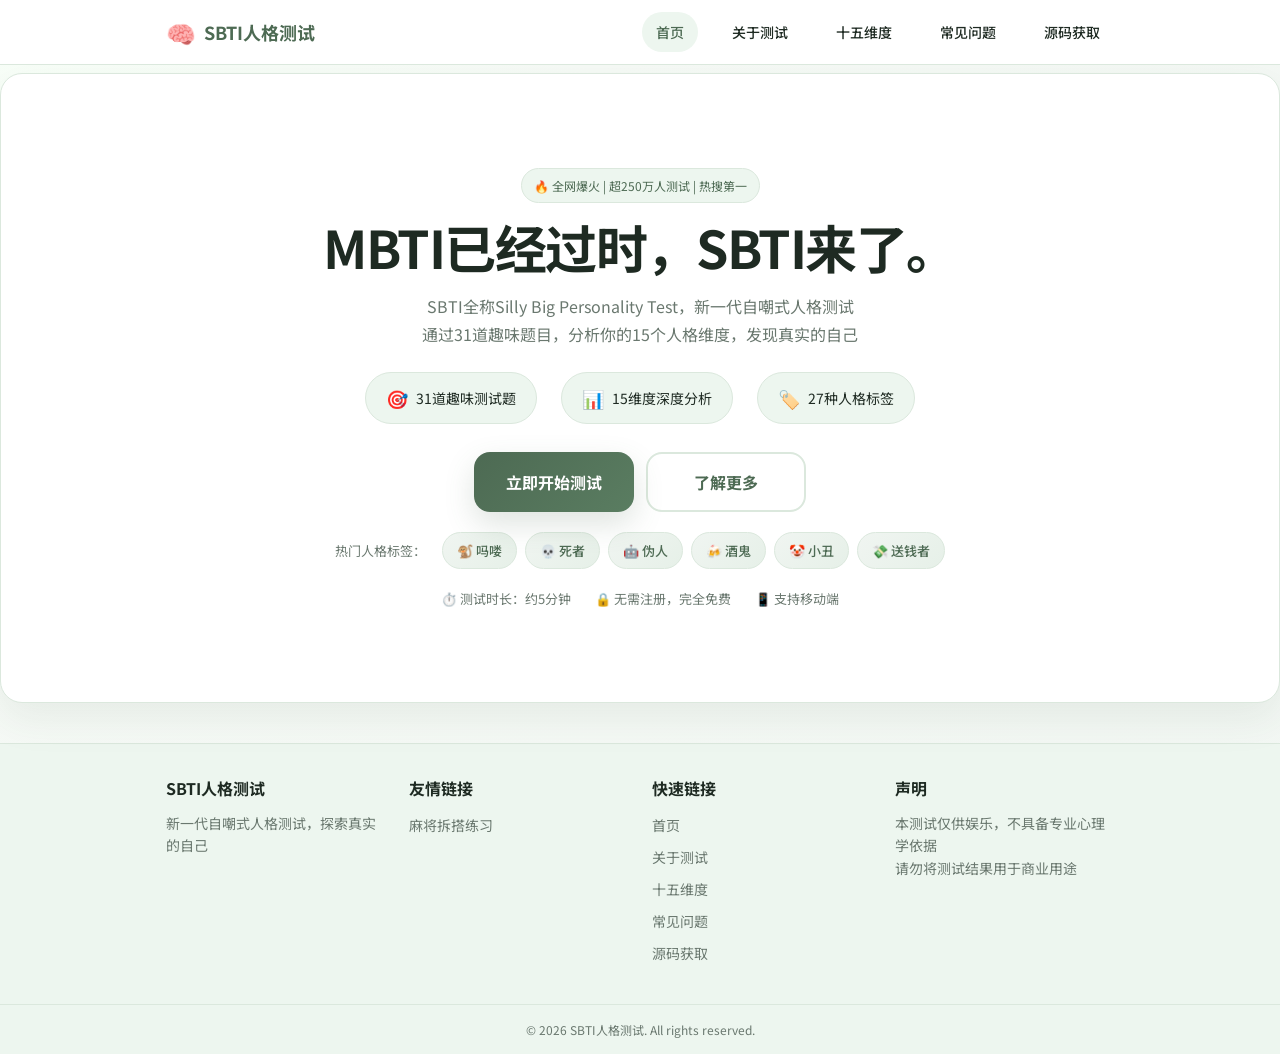
<file: index.html>
<!DOCTYPE html>
<html lang="zh-CN">
<head>
  <meta charset="UTF-8" />
  <meta name="viewport" content="width=device-width, initial-scale=1.0" />
  <meta name="description" content="SBTI人格测试 - Silly Big Personality Test，新一代自嘲式人格测试。通过31道趣味题目分析15个人格维度，获取专属人格标签如吗喽、死者、伪人、酒鬼等。火爆全网的娱乐测试，快来探索真实的自己！" />
  <meta name="keywords" content="SBTI,人格测试,MBTI,性格测试,心理测试,人格分析,Silly Big Personality Test,自嘲人格,吗喽,死者,伪人,酒鬼,小丑,送钱者" />
  <meta name="author" content="SBTI人格测试" />
  <meta name="robots" content="index, follow" />
  <meta name="theme-color" content="#4d6a53" />
  <meta name="google-site-verification" content="" />
  <meta name="content-language" content="zh-CN" />
  <meta name="rating" content="General" />
  <meta name="subject" content="人格测试,娱乐测试" />
  
  <meta property="og:title" content="SBTI人格测试 | Silly Big Personality Test | 新一代MBTI测试" />
  <meta property="og:description" content="SBTI全称Silly Big Personality Test，通过31道题目分析15个人格维度，获取专属自嘲式人格标签" />
  <meta property="og:type" content="website" />
  <meta property="og:image" content="https://example.com/sbti-og-image.jpg" />
  <meta property="og:url" content="https://sbti.crazy-thursday.com" />
  <meta property="og:site_name" content="SBTI人格测试" />
  <meta property="og:locale" content="zh_CN" />
  <meta property="og:updated_time" content="2026-04-11T00:00:00Z" />
  
  <meta name="twitter:card" content="summary_large_image" />
  <meta name="twitter:title" content="SBTI人格测试 - 新一代自嘲式人格测试" />
  <meta name="twitter:description" content="火爆全网的SBTI人格测试，31道题测出你的专属人格标签" />
  <meta name="twitter:image" content="https://example.com/sbti-og-image.jpg" />
  <meta name="twitter:creator" content="@SBTITest" />
  
  <link rel="canonical" href="https://sbti.crazy-thursday.com" />
  <link rel="alternate" href="https://sbti.crazy-thursday.com" hreflang="zh-CN" />
  <link rel="alternate" href="https://sbti.crazy-thursday.com/en" hreflang="en" />
  <link rel="alternate" href="https://sbti.crazy-thursday.com" hreflang="x-default" />
  
  <title>SBTI人格测试 | Silly Big Personality Test | 新一代MBTI测试</title>
  <link rel="stylesheet" href="style.css">
  
  <script type="application/ld+json">
  {
    "@context": "https://schema.org",
    "@type": "WebApplication",
    "name": "SBTI人格测试",
    "description": "SBTI全称Silly Big Personality Test，新一代娱乐性质人格测试，通过31道题目分析15个人格维度，获取专属自嘲式人格标签如吗喽、死者、伪人等",
    "url": "https://sbti.crazy-thursday.com",
    "applicationCategory": "PersonalityTest",
    "operatingSystem": "Web",
    "offers": {
      "@type": "Offer",
      "price": "0",
      "priceCurrency": "CNY"
    },
    "keywords": ["SBTI", "人格测试", "MBTI", "性格测试", "心理测试", "自嘲", "娱乐测试", "吗喽", "死者", "伪人"],
    "aggregateRating": {
      "@type": "AggregateRating",
      "ratingValue": "4.5",
      "reviewCount": "10000+"
    },
    "author": {
      "@type": "Person",
      "name": "SBTI开发团队"
    },
    "copyrightHolder": {
      "@type": "Organization",
      "name": "SBTI人格测试"
    }
  }
  </script>

  <!-- 百度统计 -->
  <script>
    var _hmt = _hmt || [];
    (function() {
      var hm = document.createElement("script");
      hm.src = "https://hm.baidu.com/hm.js?a6240de70868da8531e6147b6ffc5b22";
      var s = document.getElementsByTagName("script")[0];
      s.parentNode.insertBefore(hm, s);
    })();
  </script>
</head>
<body>
  <header class="header">
    <div class="header-content">
      <div class="logo" id="logo">
        <span class="logo-icon">🧠</span>
        <span class="logo-text">SBTI人格测试</span>
      </div>
      <nav class="nav nav-home">
        <a href="#intro" class="nav-link active">首页</a>
        <a href="#about" class="nav-link">关于测试</a>
        <a href="#dimensions" class="nav-link">十五维度</a>
        <a href="#faq" class="nav-link">常见问题</a>
        <a href="source.html" class="nav-link">源码获取</a>
      </nav>
    </div>
  </header>

  <main>
    <section id="intro" class="screen active">
      <div class="hero card hero-minimal">
        <div class="eyebrow">🔥 全网爆火 | 超250万人测试 | 热搜第一</div>
        <h1>MBTI已经过时，SBTI来了。</h1>
        <p class="hero-sub">
          <span class="hero-sub-line">SBTI全称Silly Big Personality Test，新一代自嘲式人格测试</span>
          <span class="hero-sub-line">通过31道趣味题目，分析你的15个人格维度，发现真实的自己</span>
        </p>
        
        <div class="features">
          <div class="feature-item">
            <span class="feature-icon">🎯</span>
            <span>31道趣味测试题</span>
          </div>
          <div class="feature-item">
            <span class="feature-icon">📊</span>
            <span>15维度深度分析</span>
          </div>
          <div class="feature-item">
            <span class="feature-icon">🏷️</span>
            <span>27种人格标签</span>
          </div>
        </div>
        
        <div class="hero-actions hero-actions-single">
          <button id="startBtn" class="btn-primary">立即开始测试</button>
          <a href="#about" class="btn-secondary">了解更多</a>
        </div>
        
        <div class="popular-tags">
          <span class="tags-title">热门人格标签：</span>
          <div class="tags-list">
            <span class="tag">🐒 吗喽</span>
            <span class="tag">💀 死者</span>
            <span class="tag">🤖 伪人</span>
            <span class="tag">🍻 酒鬼</span>
            <span class="tag">🤡 小丑</span>
            <span class="tag">💸 送钱者</span>
          </div>
        </div>
        
        <div class="test-info">
          <p>⏱️ 测试时长：约5分钟</p>
          <p>🔒 无需注册，完全免费</p>
          <p>📱 支持移动端</p>
        </div>
      </div>
    </section>

    <section id="about" class="screen section">
      <div class="card about-card">
        <h2>什么是SBTI测试？</h2>
        <p>SBTI（Silly Big Personality Test）是一款全新的娱乐性质人格测试，以自嘲和幽默的方式解读你的性格特征。不同于传统的MBTI测试，SBTI更关注当下年轻人的生活状态和情绪表达。</p>
        
        <h3>测试特点</h3>
        <div class="about-features">
          <div class="about-feature">
            <h4>🎭 自嘲式标签</h4>
            <p>打破传统人格测试的刻板印象，用幽默的方式描述你的真实状态</p>
          </div>
          <div class="about-feature">
            <h4>📈 十五维度分析</h4>
            <p>从自尊自信、自我清晰度、依恋安全感等15个维度深入分析</p>
          </div>
          <div class="about-feature">
            <h4>💬 社交分享</h4>
            <p>测试结果适合分享到朋友圈，成为社交谈资</p>
          </div>
        </div>
        
        <h3>测试开发背景</h3>
        <p>SBTI最初是为了劝诫一位爱喝酒的朋友戒酒而开发的，后来意外爆火全网。测试以娱乐为主，不具备专业心理学依据，请以轻松心态对待。</p>
      </div>
    </section>

    <section id="dimensions" class="screen section">
      <div class="card dimensions-card">
        <h2>十五维度详解</h2>
        <p>测试从15个维度评估你的人格特征，每个维度分为低、中、高三个等级：</p>
        
        <div class="dimensions-grid">
          <div class="dimension-item">
            <h4>自我模型</h4>
            <ul>
              <li><strong>S1 自尊自信</strong> - 对自己的评价</li>
              <li><strong>S2 自我清晰度</strong> - 自我认知程度</li>
              <li><strong>S3 核心价值</strong> - 人生追求方向</li>
            </ul>
          </div>
          <div class="dimension-item">
            <h4>情感模型</h4>
            <ul>
              <li><strong>E1 依恋安全感</strong> - 亲密关系中的安全感</li>
              <li><strong>E2 情感投入度</strong> - 情感表达能力</li>
              <li><strong>E3 边界与依赖</strong> - 个人空间需求</li>
            </ul>
          </div>
          <div class="dimension-item">
            <h4>态度模型</h4>
            <ul>
              <li><strong>A1 世界观倾向</strong> - 对世界的看法</li>
              <li><strong>A2 规则与灵活度</strong> - 处事原则</li>
              <li><strong>A3 人生意义感</strong> - 人生目标感</li>
            </ul>
          </div>
          <div class="dimension-item">
            <h4>行动驱力模型</h4>
            <ul>
              <li><strong>Ac1 动机导向</strong> - 行动动机来源</li>
              <li><strong>Ac2 决策风格</strong> - 决策方式</li>
              <li><strong>Ac3 执行模式</strong> - 执行力水平</li>
            </ul>
          </div>
          <div class="dimension-item">
            <h4>社交模型</h4>
            <ul>
              <li><strong>So1 社交主动性</strong> - 社交参与度</li>
              <li><strong>So2 人际边界感</strong> - 社交距离需求</li>
              <li><strong>So3 表达与真实度</strong> - 自我表达真实性</li>
            </ul>
          </div>
        </div>
      </div>
    </section>

    <section id="faq" class="screen section">
      <div class="card faq-card">
        <h2>常见问题</h2>
        
        <div class="faq-item">
          <h3>SBTI测试有科学依据吗？</h3>
          <p>SBTI是一款纯娱乐性质的测试，不具备专业心理学依据。测试结果仅供娱乐和自我反思，请不要过分当真。</p>
        </div>
        
        <div class="faq-item">
          <h3>测试结果可以分享吗？</h3>
          <p>当然可以！测试结果专为社交分享设计，你可以将结果分享到朋友圈、微博等社交平台。</p>
        </div>
        
        <div class="faq-item">
          <h3>为什么我的测试结果和上次不一样？</h3>
          <p>SBTI测试结果具有一定随机性，且题目顺序会随机打乱。不同时间、不同心情下测试，结果可能会有所不同。</p>
        </div>
        
        <div class="faq-item">
          <h3>测试需要付费吗？</h3>
          <p>完全免费！SBTI测试不收取任何费用，也不需要注册账号。</p>
        </div>
        
        <div class="faq-item">
          <h3>可以用于职业规划吗？</h3>
          <p>不建议将SBTI结果用于职业规划。如果你需要专业的职业测试，建议使用经过科学验证的工具。</p>
        </div>
      </div>
    </section>

    <section id="test" class="screen">
      <div class="test-wrap card">
        <div class="topbar">
          <div class="progress"><span id="progressBar"></span></div>
          <div class="progress-text" id="progressText">0 / 31</div>
        </div>

        <div id="questionList" class="question-list"></div>

        <div class="actions-bottom">
          <div class="hint" id="testHint">全选完才会放行。世界已经够乱了，起码把题做完整。</div>
          <div class="action-buttons">
            <button id="backIntroBtn" class="btn-secondary">返回首页</button>
            <button id="submitBtn" class="btn-primary" disabled>提交并查看结果</button>
          </div>
        </div>
      </div>
    </section>

    <section id="result" class="screen">
      <div class="result-wrap card">
        <div class="result-layout">
          <div class="result-top">
            <div class="poster-box" id="posterBox">
              <img id="posterImage" class="poster-image" alt="人格结果图" />
              <div id="posterCaption" class="poster-caption">怎么样，被我拿捏了吧？</div>
            </div>

            <div class="type-box">
              <div class="type-kicker" id="resultModeKicker">你的主类型</div>
              <div class="type-name" id="resultTypeName">CTRL（拿捏者）</div>
              <div class="match" id="matchBadge">匹配度 92%</div>
              <div class="type-subname" id="resultTypeSub">系统备注会显示在这里。</div>
            </div>
          </div>

          <div class="analysis-box">
            <h3>该人格的简单解读</h3>
            <p id="resultDesc"></p>
          </div>

          <div class="dim-box">
            <h3>十五维度评分</h3>
            <div id="dimList" class="dim-list"></div>
          </div>

          <div class="note-box">
            <h3>友情提示</h3>
            <p id="funNote">本测试仅供娱乐，别拿它当诊断、面试、相亲、分手、招魂、算命或人生判决书。你可以笑，但别太当真。</p>
          </div>
        </div>

        <div class="result-actions">
          <div class="action-buttons">
            <button id="restartBtn" class="btn-secondary">重新测试</button>
            <button id="toTopBtn" class="btn-primary">回到首页</button>
          </div>
        </div>
      </div>
    </section>
  </main>

  <footer class="footer">
    <div class="footer-content">
      <div class="footer-section">
        <h4>SBTI人格测试</h4>
        <p>新一代自嘲式人格测试，探索真实的自己</p>
      </div>
      
      <div class="footer-section">
        <h4>友情链接</h4>
        <ul>
          <li><a href="https://majiang.me" target="_blank" rel="noopener">麻将拆搭练习</a></li>
        </ul>
      </div>

      <div class="footer-section">
        <h4>快速链接</h4>
        <ul>
          <li><a href="#intro">首页</a></li>
          <li><a href="#about">关于测试</a></li>
          <li><a href="#dimensions">十五维度</a></li>
          <li><a href="#faq">常见问题</a></li>
          <li><a href="source.html">源码获取</a></li>
        </ul>
      </div>
      
      <div class="footer-section">
        <h4>声明</h4>
        <p>本测试仅供娱乐，不具备专业心理学依据</p>
        <p>请勿将测试结果用于商业用途</p>
      </div>
    </div>
    
    <div class="footer-bottom">
      <p>&copy; 2026 SBTI人格测试. All rights reserved.</p>
    </div>
  </footer>

  <script src="data.js"></script>
  <script src="app.js"></script>

<script async src="https://site-analytics.lq328743247.workers.dev/tracker.js" data-site="f4f6b668-b422-42a0-9f62-4ad570d7b16b"></script>
</body>
</html>
</file>
<file: style.css>
@import url('https://fonts.googleapis.com/css2?family=Noto+Sans+SC:wght@400;500;700;800&display=swap');

:root {
  --bg: #f6faf6;
  --panel: #ffffff;
  --text: #1e2a22;
  --muted: #6a786f;
  --line: #dbe8dd;
  --soft: #edf6ef;
  --accent: #6c8d71;
  --accent-strong: #4d6a53;
  --shadow: 0 16px 40px rgba(47, 73, 55, 0.08);
  --radius: 22px;
  --transition: all 0.3s cubic-bezier(0.4, 0, 0.2, 1);
}

* { box-sizing: border-box; }
html, body { margin: 0; padding: 0; }
body {
  font-family: 'Noto Sans SC', -apple-system, BlinkMacSystemFont, "Segoe UI", sans-serif;
  background:
    radial-gradient(circle at top left, #f8fff8 0, #f6faf6 36%, #f2f7f3 100%);
  color: var(--text);
  min-height: 100vh;
  overflow-x: hidden;
}

.shell {
  max-width: 980px;
  margin: 0 auto;
  padding: 16px;
  padding-bottom: 56px;
}

body:has(#result.screen.active) {
  margin: 0 !important;
  padding: 0 !important;
}

body:has(#result.screen.active) main {
  margin: 0 !important;
  padding: 0 !important;
}

body:has(#result.screen.active) .shell {
  padding: 0 !important;
  margin: 0 !important;
}

body:has(#result.screen.active) .result-wrap {
  margin: 0 !important;
  padding: 0 !important;
  border-radius: 0 !important;
  border: none !important;
  box-shadow: none !important;
}

body:has(#result.screen.active) .result-layout {
  gap: 16px !important;
  margin: 0 !important;
  padding: 8px 16px 16px !important;
}

body:has(#result.screen.active) .result-top {
  margin-top: 0 !important;
  gap: 16px !important;
  padding: 0 !important;
}

body:has(#result.screen.active) .poster-box,
body:has(#result.screen.active) .type-box {
  margin-top: 0 !important;
}

.card {
  background: var(--panel);
  border: 1px solid var(--line);
  border-radius: var(--radius);
  box-shadow: var(--shadow);
  animation: fadeInUp 0.6s ease-out;
}

@keyframes fadeInUp {
  from {
    opacity: 0;
    transform: translateY(20px);
  }
  to {
    opacity: 1;
    transform: translateY(0);
  }
}

@keyframes pulse {
  0%, 100% { opacity: 1; }
  50% { opacity: 0.7; }
}

@keyframes float {
  0%, 100% { transform: translateY(0px); }
  50% { transform: translateY(-10px); }
}

@keyframes scaleIn {
  from { transform: scale(0.95); opacity: 0; }
  to { transform: scale(1); opacity: 1; }
}

@keyframes slideIn {
  from { opacity: 0; transform: translateY(10px); }
  to { opacity: 1; transform: translateY(0); }
}

.header {
  position: sticky;
  top: 0;
  z-index: 100;
  background: rgba(255, 255, 255, 0.95);
  backdrop-filter: blur(10px);
  border-bottom: 1px solid var(--line);
  padding: 12px 0;
  transition: opacity 0.3s ease, transform 0.3s ease;
}

.header.hidden {
  opacity: 0;
  transform: translateY(-100%);
  pointer-events: none;
  position: absolute;
  top: 0;
  left: 0;
  right: 0;
}

.header-content {
  max-width: 980px;
  margin: 0 auto;
  padding: 0 16px;
  display: flex;
  justify-content: space-between;
  align-items: center;
  gap: 16px;
}

.logo {
  display: flex;
  align-items: center;
  gap: 8px;
  cursor: pointer;
  transition: var(--transition);
}

.logo:hover {
  transform: scale(1.02);
}

.logo-icon {
  font-size: 24px;
}

.logo-text {
  font-size: 18px;
  font-weight: 700;
  color: var(--accent-strong);
}

.nav {
  display: flex;
  gap: 20px;
  flex-wrap: wrap;
  justify-content: flex-end;
}

.nav-link {
  text-decoration: none;
  color: var(--text);
  font-size: 14px;
  font-weight: 500;
  padding: 8px 14px;
  border-radius: 999px;
  transition: var(--transition);
  display: inline-flex;
  align-items: center;
  justify-content: center;
  min-height: 40px;
  text-align: center;
}

.nav-link:hover,
.nav-link.active {
  background: var(--soft);
  color: var(--accent-strong);
}

.section {
  max-width: 980px;
  margin: 24px auto;
  animation: slideIn 0.5s ease-out;
}

.about-card,
.dimensions-card,
.faq-card {
  padding: 28px;
}

.about-card h2,
.dimensions-card h2,
.faq-card h2 {
  font-size: 28px;
  margin-bottom: 16px;
  color: var(--text);
}

.about-card h3,
.dimensions-card h3,
.faq-card h3 {
  font-size: 20px;
  margin-top: 24px;
  margin-bottom: 12px;
  color: var(--text);
}

.about-card p,
.dimensions-card p,
.faq-card p {
  line-height: 1.8;
  color: var(--muted);
  font-size: 15px;
}

.about-features {
  display: grid;
  grid-template-columns: repeat(auto-fit, minmax(280px, 1fr));
  gap: 20px;
  margin-top: 16px;
}

.about-feature {
  padding: 20px;
  background: var(--soft);
  border-radius: 16px;
  border: 1px solid var(--line);
}

.about-feature h4 {
  margin: 0 0 10px 0;
  font-size: 16px;
  color: var(--text);
}

.about-feature p {
  margin: 0;
  font-size: 14px;
}

.dimensions-grid {
  display: grid;
  grid-template-columns: repeat(auto-fit, minmax(200px, 1fr));
  gap: 16px;
  margin-top: 16px;
}

.dimension-item {
  padding: 18px;
  background: var(--soft);
  border-radius: 16px;
  border: 1px solid var(--line);
}

.dimension-item h4 {
  margin: 0 0 12px 0;
  font-size: 15px;
  color: var(--accent-strong);
}

.dimension-item ul {
  margin: 0;
  padding-left: 20px;
}

.dimension-item li {
  margin-bottom: 8px;
  font-size: 13px;
  color: var(--text);
  line-height: 1.6;
}

.faq-item {
  margin-bottom: 20px;
  padding-bottom: 20px;
  border-bottom: 1px solid var(--line);
}

.faq-item:last-child {
  margin-bottom: 0;
  padding-bottom: 0;
  border-bottom: none;
}

.faq-item h3 {
  margin: 0 0 10px 0;
  font-size: 16px;
  color: var(--text);
}

.faq-item p {
  margin: 0;
  font-size: 14px;
}

.footer {
  background: var(--soft);
  border-top: 1px solid var(--line);
  margin-top: 40px;
}

.footer-content {
  max-width: 980px;
  margin: 0 auto;
  padding: 32px 16px;
  display: grid;
  grid-template-columns: repeat(auto-fit, minmax(200px, 1fr));
  gap: 24px;
}

.footer-section h4 {
  margin: 0 0 12px 0;
  font-size: 16px;
  color: var(--text);
}

.footer-section p {
  margin: 0;
  font-size: 14px;
  color: var(--muted);
  line-height: 1.6;
}

.footer-section ul {
  margin: 0;
  padding: 0;
  list-style: none;
}

.footer-section li {
  margin-bottom: 8px;
}

.footer-section a {
  text-decoration: none;
  color: var(--muted);
  font-size: 14px;
  transition: var(--transition);
}

.footer-section a:hover {
  color: var(--accent-strong);
}

.footer-bottom {
  border-top: 1px solid var(--line);
  padding: 16px;
  text-align: center;
}

.footer-bottom p {
  margin: 0;
  font-size: 12px;
  color: var(--muted);
}

.hero {
  padding: 28px;
  margin-top: 8px;
  overflow: hidden;
  position: relative;
}

.hero::after {
  content: "";
  position: absolute;
  right: -60px;
  top: -60px;
  width: 180px;
  height: 180px;
  border-radius: 50%;
  background: linear-gradient(180deg, rgba(127, 165, 134, 0.18), rgba(127, 165, 134, 0.02));
  pointer-events: none;
  animation: float 6s ease-in-out infinite;
}

.hero::before {
  content: "";
  position: absolute;
  left: -40px;
  bottom: -40px;
  width: 120px;
  height: 120px;
  border-radius: 50%;
  background: linear-gradient(180deg, rgba(108, 141, 113, 0.1), rgba(108, 141, 113, 0));
  pointer-events: none;
  animation: float 8s ease-in-out infinite reverse;
}

.eyebrow {
  display: inline-flex;
  align-items: center;
  gap: 8px;
  font-size: 12px;
  color: var(--accent-strong);
  border: 1px solid var(--line);
  background: var(--soft);
  border-radius: 999px;
  padding: 8px 12px;
  margin-bottom: 16px;
}

h1, h2, h3, p { margin: 0; }
.hero h1 {
  font-size: clamp(28px, 5vw, 52px);
  line-height: 1.08;
  letter-spacing: -0.03em;
  max-width: 680px;
  position: relative;
  z-index: 1;
}

.hero-sub {
  margin-top: 16px;
  color: var(--muted);
  font-size: 16px;
  line-height: 1.75;
  max-width: 720px;
  position: relative;
  z-index: 1;
  text-wrap: pretty;
}

.hero-sub-line {
  display: block;
}

.hero-grid {
  display: grid;
  grid-template-columns: 1.3fr 0.9fr;
  gap: 18px;
  align-items: stretch;
  margin-top: 24px;
}

.mini-panel {
  padding: 18px;
  border-radius: 18px;
  border: 1px solid var(--line);
  background: linear-gradient(180deg, #fbfefb, #f3f8f4);
}

.mini-panel h3 {
  font-size: 15px;
  margin-bottom: 10px;
}

.mini-panel ul {
  margin: 0;
  padding-left: 18px;
  color: var(--muted);
  line-height: 1.8;
  font-size: 14px;
}

.hero-actions {
  display: flex;
  flex-wrap: wrap;
  gap: 12px;
  margin-top: 22px;
}

.hero-minimal {
  min-height: 70vh;
  display: flex;
  flex-direction: column;
  justify-content: center;
  align-items: center;
  text-align: center;
  padding: 42px 20px;
}

.hero-minimal::after,
.hero-minimal::before { display: none; }

.features {
  display: flex;
  justify-content: center;
  gap: 24px;
  margin-top: 24px;
  flex-wrap: wrap;
}

.feature-item {
  display: flex;
  align-items: center;
  gap: 8px;
  padding: 12px 20px;
  background: var(--soft);
  border-radius: 999px;
  border: 1px solid var(--line);
  font-size: 14px;
  color: var(--text);
  transition: var(--transition);
  text-align: center;
}

.feature-item:hover {
  transform: translateY(-2px);
  box-shadow: 0 8px 20px rgba(77, 106, 83, 0.1);
}

.feature-icon {
  font-size: 18px;
}

.popular-tags {
  margin-top: 20px;
  text-align: center;
}

.tags-title {
  font-size: 13px;
  color: var(--muted);
  margin-right: 12px;
}

.tags-list {
  display: inline-flex;
  gap: 8px;
  flex-wrap: wrap;
  justify-content: center;
}

.tag {
  padding: 8px 14px;
  background: linear-gradient(135deg, #f0f5f1, #e6f0e8);
  border-radius: 999px;
  font-size: 13px;
  color: var(--accent-strong);
  font-weight: 500;
  border: 1px solid var(--line);
  transition: var(--transition);
  text-align: center;
}

.tag:hover {
  transform: translateY(-2px);
  box-shadow: 0 6px 16px rgba(77, 106, 83, 0.12);
}

.test-info {
  margin-top: 20px;
  display: flex;
  justify-content: center;
  gap: 24px;
  flex-wrap: wrap;
}

.test-info p {
  font-size: 13px;
  color: var(--muted);
  text-align: center;
}

.hero-minimal h1 {
  max-width: none;
  margin: 0;
}

.hero-actions-single {
  justify-content: center;
  margin-top: 28px;
}

button {
  border: 0;
  cursor: pointer;
  transition: var(--transition);
  font: inherit;
  position: relative;
  overflow: hidden;
}

button::before {
  content: "";
  position: absolute;
  top: 50%;
  left: 50%;
  width: 0;
  height: 0;
  border-radius: 50%;
  background: rgba(255, 255, 255, 0.3);
  transform: translate(-50%, -50%);
  transition: width 0.6s ease, height 0.6s ease;
}

button:hover::before {
  width: 300px;
  height: 300px;
}

button:hover { 
  transform: translateY(-2px); 
  box-shadow: 0 20px 40px rgba(77, 106, 83, 0.2);
}

button:active {
  transform: translateY(-1px);
}

button:disabled { 
  cursor: not-allowed; 
  opacity: 0.55; 
  transform: none; 
  box-shadow: none;
}

.btn-primary {
  background: linear-gradient(135deg, var(--accent-strong), #5a7d61);
  color: #fff;
  padding: 16px 24px;
  border-radius: 16px;
  box-shadow: 0 12px 30px rgba(77, 106, 83, 0.18);
  font-weight: 700;
  font-size: 16px;
  min-width: 160px;
}

.btn-secondary {
  background: #fff;
  color: var(--accent-strong);
  padding: 16px 24px;
  border-radius: 16px;
  border: 2px solid var(--line);
  font-weight: 700;
  font-size: 16px;
  min-width: 160px;
  display: inline-flex;
  align-items: center;
  justify-content: center;
  text-decoration: none;
}

.btn-secondary:hover {
  border-color: var(--accent);
  background: var(--soft);
}

.screen { 
  display: none; 
  animation: fadeInUp 0.4s ease-out;
}

.screen.active { display: block; }

.test-wrap {
  margin-top: 22px;
  padding: 22px;
}

.result-wrap {
  margin: 0;
  padding: 22px;
}

.topbar {
  display: flex;
  justify-content: space-between;
  align-items: center;
  gap: 16px;
  margin-bottom: 18px;
  flex-wrap: wrap;
}

.progress {
  flex: 1;
  min-width: 240px;
  height: 12px;
  background: linear-gradient(90deg, #e8f0ea, #d4e0d8);
  border-radius: 999px;
  overflow: hidden;
  position: relative;
  box-shadow: inset 0 2px 4px rgba(0, 0, 0, 0.05);
}

.progress > span {
  display: block;
  width: 0;
  height: 100%;
  background: linear-gradient(90deg, #8fb596, #5b7a62);
  border-radius: inherit;
  transition: width 0.3s cubic-bezier(0.4, 0, 0.2, 1);
  box-shadow: 0 2px 8px rgba(91, 122, 98, 0.3);
}

.progress-text {
  color: var(--muted);
  font-size: 14px;
  font-weight: 500;
  white-space: nowrap;
}

.question-list {
  display: grid;
  gap: 16px;
}

.question {
  border: 1px solid var(--line);
  border-radius: 20px;
  padding: 20px;
  background: linear-gradient(180deg, #ffffff, #fbfdfb);
  transition: var(--transition);
  animation: scaleIn 0.3s ease-out;
}

.question:hover {
  box-shadow: 0 8px 24px rgba(77, 106, 83, 0.08);
  border-color: #bcd0c1;
}

.question-meta {
  display: flex;
  justify-content: space-between;
  align-items: center;
  gap: 12px;
  margin-bottom: 12px;
  color: var(--muted);
  font-size: 13px;
}

.badge {
  display: inline-flex;
  align-items: center;
  gap: 6px;
  border-radius: 999px;
  padding: 8px 12px;
  background: var(--soft);
  border: 1px solid var(--line);
  font-weight: 500;
}

.question-title {
  font-size: 16px;
  line-height: 1.7;
  white-space: pre-wrap;
  color: var(--text);
}

.options {
  display: grid;
  gap: 12px;
  margin-top: 16px;
}

.option {
  display: flex;
  align-items: flex-start;
  gap: 14px;
  padding: 16px;
  border-radius: 16px;
  border: 2px solid var(--line);
  background: #fff;
  transition: var(--transition);
  cursor: pointer;
}

.option:hover {
  border-color: var(--accent);
  background: linear-gradient(135deg, #fafffa, #f6faf6);
  transform: translateX(4px);
}

.option input[type="radio"] {
  margin-top: 4px;
  accent-color: var(--accent-strong);
  transform: scale(1.2);
  flex-shrink: 0;
  cursor: pointer;
}

.option input[type="radio"]:checked + .option-code {
  background: var(--accent-strong);
  color: #fff;
  transform: scale(1.1);
}

.option-code {
  font-weight: 800;
  color: var(--accent-strong);
  min-width: 28px;
  height: 28px;
  display: flex;
  align-items: center;
  justify-content: center;
  border-radius: 8px;
  background: var(--soft);
  transition: var(--transition);
  flex-shrink: 0;
}

.actions-bottom {
  display: flex;
  justify-content: space-between;
  align-items: center;
  gap: 12px;
  flex-wrap: wrap;
  margin-top: 20px;
  padding-top: 16px;
  border-top: 1px solid var(--line);
}

.action-buttons {
  display: flex;
  gap: 12px;
  flex-wrap: wrap;
}

.hint {
  color: var(--muted);
  font-size: 14px;
  line-height: 1.7;
}

.result-hero {
  display: grid;
  grid-template-columns: 1.2fr 0.8fr;
  gap: 18px;
  align-items: stretch;
}

.type-box,
.score-box,
.dim-box,
.top3-box,
.about-box {
  border: 1px solid var(--line);
  border-radius: 20px;
  padding: 20px;
  background: linear-gradient(180deg, #ffffff, #fbfdfb);
}

.type-kicker {
  font-size: 13px;
  color: var(--accent-strong);
  margin-bottom: 10px;
  letter-spacing: .06em;
  font-weight: 600;
}

.type-name {
  font-size: clamp(32px, 5vw, 52px);
  line-height: 1.08;
  letter-spacing: -0.03em;
}

.type-subname {
  margin-top: 10px;
  color: var(--muted);
  font-size: 15px;
  line-height: 1.7;
}

.match {
  margin-top: 20px;
  display: inline-flex;
  align-items: center;
  gap: 8px;
  border-radius: 999px;
  padding: 12px 16px;
  background: var(--soft);
  border: 1px solid var(--line);
  color: var(--accent-strong);
  font-weight: 700;
  font-size: 14px;
  animation: pulse 2s ease-in-out infinite;
}

.type-desc {
  margin-top: 20px;
  line-height: 1.85;
  font-size: 15px;
  color: #304034;
}

.score-box h3,
.dim-box h3,
.top3-box h3,
.about-box h3 {
  font-size: 17px;
  margin-bottom: 14px;
  font-weight: 700;
}

.score-grid {
  display: grid;
  grid-template-columns: repeat(2, minmax(0, 1fr));
  gap: 12px;
}

.score-item {
  border: 1px solid var(--line);
  border-radius: 16px;
  padding: 14px;
  background: #fff;
  transition: var(--transition);
}

.score-item:hover {
  box-shadow: 0 4px 16px rgba(77, 106, 83, 0.08);
}

.score-item .k {
  font-size: 13px;
  color: var(--muted);
  margin-bottom: 8px;
}

.score-item .v {
  font-size: 22px;
  font-weight: 800;
  color: var(--accent-strong);
}

.dim-grid {
  display: grid;
  grid-template-columns: repeat(3, minmax(0, 1fr));
  gap: 12px;
}

.dim-pill {
  border: 1px solid var(--line);
  border-radius: 16px;
  padding: 14px;
  background: #fff;
  transition: var(--transition);
}

.dim-pill:hover {
  transform: translateY(-2px);
  box-shadow: 0 8px 20px rgba(77, 106, 83, 0.1);
}

.dim-pill .label {
  color: var(--muted);
  font-size: 13px;
  margin-bottom: 8px;
}

.dim-pill .value {
  font-size: 22px;
  font-weight: 800;
  color: var(--accent-strong);
}

.top3-list {
  display: grid;
  gap: 12px;
}

.top3-item {
  border: 1px solid var(--line);
  border-radius: 16px;
  padding: 14px;
  background: #fff;
  display: flex;
  justify-content: space-between;
  gap: 12px;
  align-items: center;
  transition: var(--transition);
}

.top3-item:hover {
  box-shadow: 0 4px 16px rgba(77, 106, 83, 0.08);
}

.top3-item strong {
  display: block;
  margin-bottom: 4px;
}

.top3-item span {
  color: var(--muted);
  font-size: 13px;
}

.top3-score {
  color: var(--accent-strong);
  font-weight: 800;
  white-space: nowrap;
}

.about-box p {
  color: var(--muted);
  font-size: 14px;
  line-height: 1.8;
}

.footer-note {
  margin-top: 16px;
  color: var(--muted);
  font-size: 12px;
  line-height: 1.7;
}

.result-layout {
  display: grid;
  gap: 20px;
}

.result-top {
  display: grid;
  grid-template-columns: 0.9fr 1.1fr;
  gap: 20px;
  align-items: stretch;
}

.poster-box, .type-box, .analysis-box, .dim-box, .note-box {
  border: 1px solid var(--line);
  border-radius: 20px;
  padding: 20px;
  background: linear-gradient(180deg, #ffffff, #fbfdfb);
}

.poster-box {
  display: grid;
  grid-template-rows: 1fr auto;
  min-height: 300px;
  overflow: hidden;
  position: relative;
  background:
    radial-gradient(circle at top right, rgba(127,165,134,0.16), rgba(127,165,134,0) 40%),
    linear-gradient(180deg, #ffffff, #f7fbf8);
}

.poster-box::after {
  content: "";
  position: absolute;
  right: -46px;
  bottom: -46px;
  width: 140px;
  height: 140px;
  border-radius: 50%;
  background: linear-gradient(180deg, rgba(127,165,134,0.12), rgba(127,165,134,0.01));
  pointer-events: none;
}

.poster-image {
  width: 100%;
  min-height: 240px;
  max-height: 480px;
  object-fit: contain;
  border-radius: 18px;
  background: rgba(255,255,255,0.85);
  position: relative;
  z-index: 1;
  transition: var(--transition);
}

.poster-box:hover .poster-image {
  transform: scale(1.02);
}

.poster-box.no-image .poster-image {
  display: none;
}

.poster-caption {
  margin-top: 16px;
  color: var(--muted);
  font-size: 15px;
  line-height: 1.8;
  position: relative;
  z-index: 1;
  font-style: italic;
}

.analysis-box h3, .dim-box h3, .note-box h3 {
  font-size: 17px;
  margin-bottom: 14px;
}

.result-actions {
  margin-top: 24px;
  display: flex;
  justify-content: center;
}

.result-actions .action-buttons {
  width: 100%;
  justify-content: center;
}

.result-actions .btn-primary,
.result-actions .btn-secondary {
  min-width: 170px;
}

.analysis-box p {
  margin: 0;
  color: #304034;
  font-size: 15px;
  line-height: 1.9;
  white-space: pre-wrap;
}

.dim-list {
  display: grid;
  gap: 14px;
}

.dim-item {
  border: 1px solid var(--line);
  border-radius: 18px;
  padding: 16px;
  background: #fff;
  transition: var(--transition);
}

.dim-item:hover {
  box-shadow: 0 4px 16px rgba(77, 106, 83, 0.08);
  transform: translateX(4px);
}

.dim-item-top {
  display: flex;
  justify-content: space-between;
  align-items: baseline;
  gap: 12px;
  margin-bottom: 10px;
  flex-wrap: wrap;
}

.dim-item-name {
  font-size: 15px;
  font-weight: 700;
  color: var(--text);
}

.dim-item-score {
  color: var(--accent-strong);
  font-weight: 800;
  font-size: 15px;
  white-space: nowrap;
  background: var(--soft);
  padding: 4px 10px;
  border-radius: 999px;
}

.dim-item p {
  margin: 0;
  color: var(--muted);
  font-size: 14px;
  line-height: 1.75;
}

.note-box p {
  margin: 0;
  color: var(--muted);
  font-size: 14px;
  line-height: 1.8;
}

.author-box {
  border: 1px solid var(--line);
  border-radius: 20px;
  background: linear-gradient(180deg, #ffffff, #fbfdfb);
  overflow: hidden;
}

.author-box summary {
  list-style: none;
  cursor: pointer;
  padding: 20px;
  font-size: 16px;
  font-weight: 700;
  color: var(--text);
  display: flex;
  align-items: center;
  justify-content: space-between;
  gap: 12px;
  transition: var(--transition);
}

.author-box summary::-webkit-details-marker { display: none; }

.author-box summary:hover {
  background: var(--soft);
}

.author-box summary::after {
  content: '展开';
  font-size: 12px;
  font-weight: 700;
  color: var(--accent-strong);
  border: 1px solid var(--line);
  background: var(--soft);
  padding: 8px 12px;
  border-radius: 999px;
  flex-shrink: 0;
  transition: var(--transition);
}

.author-box[open] summary::after {
  content: '收起';
  background: var(--accent-strong);
  color: #fff;
  border-color: var(--accent-strong);
}

.author-content {
  border-top: 1px solid var(--line);
  padding: 0 20px 20px;
}

.author-content p {
  margin: 16px 0 0;
  color: #304034;
  font-size: 14px;
  line-height: 1.9;
}

.result-actions {
  display: flex;
  justify-content: center;
  align-items: center;
  gap: 12px;
  flex-wrap: wrap;
  margin-top: 24px;
  padding-inline: 14px;
}

@media (max-width: 860px) {
  .result-top { grid-template-columns: 1fr; }
  .header-content {
    flex-direction: column;
    align-items: stretch;
    gap: 12px;
  }
  .nav {
    gap: 10px;
    justify-content: flex-start;
  }
  .nav-link {
    font-size: 13px;
    padding: 8px 12px;
  }
}

@media (max-width: 860px) {
  .hero-grid,
  .result-hero {
    grid-template-columns: 1fr;
  }
  .dim-grid { grid-template-columns: repeat(2, minmax(0, 1fr)); }
}

@media (max-width: 600px) {
  .shell { padding: 10px 10px 32px; }
  .hero, .test-wrap, .result-wrap { padding: 14px; }
  .hero-minimal {
    min-height: auto;
    align-items: stretch;
    text-align: left;
    padding: 22px 18px 18px;
  }
  .hero h1 {
    font-size: clamp(30px, 9vw, 36px);
    line-height: 1.08;
    max-width: 8.6ch;
    text-wrap: balance;
  }
  .hero-sub {
    margin-top: 10px;
    max-width: 24em;
    font-size: 14px;
    line-height: 1.68;
  }
  .hero-sub-line + .hero-sub-line {
    margin-top: 6px;
  }
  .eyebrow {
    width: fit-content;
    max-width: 100%;
    margin-bottom: 14px;
    padding: 7px 12px;
    line-height: 1.35;
    font-size: 11px;
  }
  .features {
    width: 100%;
    margin-top: 18px;
    gap: 10px;
    justify-content: stretch;
  }
  .feature-item {
    width: 100%;
    justify-content: center;
    padding: 11px 14px;
    font-size: 13px;
  }
  .hero-actions,
  .hero-actions-single {
    width: 100%;
    margin-top: 20px;
    display: grid;
    grid-template-columns: 1fr;
    gap: 10px;
  }
  .question-title { font-size: 15px; }
  .dim-grid,
  .score-grid { grid-template-columns: 1fr; }
  
  .btn-primary,
  .btn-secondary {
    min-width: 100%;
    padding: 13px 18px;
    border-radius: 14px;
    font-size: 15px;
  }

  .popular-tags,
  .test-info {
    width: 100%;
    text-align: left;
  }

  .tags-title {
    display: block;
    margin: 0 0 8px;
  }

  .tags-list {
    display: flex;
    width: 100%;
    justify-content: flex-start;
  }

  .tag {
    padding: 6px 10px;
    font-size: 11px;
  }

  .test-info {
    margin-top: 14px;
    display: grid;
    gap: 8px;
    justify-content: stretch;
  }

  .test-info p {
    margin: 0;
    padding: 10px 12px;
    border: 1px solid var(--line);
    border-radius: 12px;
    background: rgba(255, 255, 255, 0.7);
    text-align: left;
    font-size: 12px;
  }

  .result-actions .action-buttons {
    display: grid;
    grid-template-columns: repeat(2, minmax(0, 1fr));
    width: min(100%, 420px);
  }

  .result-actions .btn-primary,
  .result-actions .btn-secondary {
    min-width: 0;
    width: 100%;
  }
  
  .logo-text { font-size: 16px; }
  .nav-home {
    display: flex;
    flex-wrap: nowrap;
    align-items: center;
    justify-content: space-between;
    width: 100%;
    gap: 2px;
  }
  .nav-home .nav-link {
    flex: 1 1 0;
    min-width: 0;
    min-height: 30px;
    padding: 4px 2px;
    background: transparent;
    border: 0;
    font-size: 10px;
    font-weight: 600;
    white-space: nowrap;
    letter-spacing: -0.01em;
  }
}

@media (prefers-reduced-motion: reduce) {
  *,
  *::before,
  *::after {
    animation-duration: 0.01ms !important;
    animation-iteration-count: 1 !important;
    transition-duration: 0.01ms !important;
  }
}

.source-page {
  --source-bg: #eef2e8;
  --source-ink: #112d2c;
  --source-muted: #4f6961;
  --source-line: rgba(17, 45, 44, 0.12);
  --source-panel: rgba(255, 251, 242, 0.92);
  --source-accent: #0d6b65;
  --source-accent-strong: #0f3d3a;
  --source-highlight: #f6b44f;
  min-height: 100vh;
  color: var(--source-ink);
  background:
    radial-gradient(circle at 15% 20%, rgba(246, 180, 79, 0.18), transparent 28%),
    radial-gradient(circle at 85% 0%, rgba(13, 107, 101, 0.18), transparent 24%),
    linear-gradient(180deg, #f8f3e8 0%, #eef4ed 54%, #ecf2ef 100%);
}

.source-page::before {
  content: "";
  position: fixed;
  inset: 0;
  pointer-events: none;
  background-image:
    linear-gradient(rgba(17, 45, 44, 0.025) 1px, transparent 1px),
    linear-gradient(90deg, rgba(17, 45, 44, 0.025) 1px, transparent 1px);
  background-size: 22px 22px;
  mask-image: linear-gradient(180deg, rgba(0, 0, 0, 0.55), transparent 92%);
}

.source-page code {
  font-family: "SFMono-Regular", Consolas, "Liberation Mono", Menlo, monospace;
  font-size: 0.95em;
  background: rgba(17, 45, 44, 0.06);
  padding: 2px 6px;
  border-radius: 8px;
}

.source-header {
  position: sticky;
  top: 0;
  z-index: 120;
  backdrop-filter: blur(16px);
  background: rgba(250, 245, 234, 0.82);
  border-bottom: 1px solid var(--source-line);
}

.source-header-inner,
.source-main,
.source-footer-inner {
  width: min(1140px, calc(100% - 32px));
  margin: 0 auto;
}

.source-header-inner {
  min-height: 74px;
  display: flex;
  align-items: center;
  justify-content: space-between;
  gap: 20px;
}

.source-brand {
  display: inline-flex;
  align-items: center;
  gap: 12px;
  color: var(--source-accent-strong);
  text-decoration: none;
}

.source-brand-mark {
  width: 42px;
  height: 42px;
  border-radius: 14px;
  display: grid;
  place-items: center;
  background: linear-gradient(135deg, #114a46, #0d6b65);
  color: #fff7ea;
  font-weight: 800;
  box-shadow: 0 14px 30px rgba(13, 107, 101, 0.2);
}

.source-brand-text {
  font-size: 18px;
  font-weight: 800;
  letter-spacing: 0.02em;
}

.source-nav {
  display: flex;
  flex-wrap: wrap;
  justify-content: flex-end;
  gap: 10px;
}

.source-nav a {
  text-decoration: none;
  color: var(--source-accent-strong);
  padding: 10px 14px;
  border-radius: 999px;
  font-size: 14px;
  font-weight: 600;
  transition: var(--transition);
  display: inline-flex;
  align-items: center;
  justify-content: center;
  min-height: 42px;
  text-align: center;
}

.source-nav a:hover {
  background: rgba(17, 45, 44, 0.06);
  transform: translateY(-1px);
}

.source-main {
  padding: 32px 0 56px;
}

.source-hero {
  display: grid;
  grid-template-columns: minmax(0, 1.45fr) minmax(300px, 0.85fr);
  gap: 22px;
  align-items: stretch;
}

.source-hero-copy,
.source-hero-panel,
.source-card,
.source-feature-card,
.source-download-card,
.source-faq-item {
  position: relative;
  overflow: hidden;
  border: 1px solid var(--source-line);
  background: var(--source-panel);
  box-shadow: 0 18px 44px rgba(17, 45, 44, 0.08);
}

.source-hero-copy {
  padding: 34px;
  border-radius: 30px;
}

.source-hero-copy::after,
.source-download-card::after {
  content: "";
  position: absolute;
  width: 180px;
  height: 180px;
  right: -70px;
  top: -70px;
  border-radius: 50%;
  background: radial-gradient(circle, rgba(246, 180, 79, 0.35), transparent 68%);
  pointer-events: none;
}

.source-kicker,
.source-section-label,
.source-panel-label,
.source-badge {
  display: inline-flex;
  align-items: center;
  gap: 8px;
  margin: 0 0 14px;
  padding: 8px 12px;
  border-radius: 999px;
  background: rgba(17, 45, 44, 0.06);
  color: var(--source-accent);
  font-size: 12px;
  font-weight: 700;
  letter-spacing: 0.08em;
  text-transform: uppercase;
}

.source-service-banner {
  display: grid;
  gap: 6px;
  margin: 0 0 18px;
  padding: 16px 18px;
  border-radius: 20px;
  background: linear-gradient(135deg, rgba(246, 180, 79, 0.22), rgba(13, 107, 101, 0.12));
  border: 1px solid rgba(17, 45, 44, 0.12);
  color: var(--source-accent-strong);
}

.source-service-banner strong {
  font-size: 18px;
}

.source-service-banner span {
  color: var(--source-muted);
  line-height: 1.75;
}

.source-hero h1 {
  font-family: "Noto Serif SC", "Songti SC", "STSong", serif;
  font-size: clamp(34px, 6vw, 66px);
  line-height: 1;
  margin: 0;
  color: var(--source-accent-strong);
  text-wrap: balance;
}

.source-lead,
.source-section-intro,
.source-card p,
.source-feature-card p,
.source-faq-item p,
.source-footer p {
  color: var(--source-muted);
  font-size: 16px;
  line-height: 1.85;
}

.source-cta-row,
.source-action-row,
.source-footer-links {
  display: flex;
  flex-wrap: wrap;
  gap: 12px;
}

.source-cta-row {
  margin-top: 28px;
}

.source-btn {
  display: inline-flex;
  align-items: center;
  justify-content: center;
  min-height: 50px;
  padding: 0 20px;
  border-radius: 16px;
  text-decoration: none;
  font-size: 15px;
  font-weight: 700;
  transition: var(--transition);
  border: 1px solid transparent;
}

.source-btn:hover {
  transform: translateY(-2px);
}

.source-btn-primary {
  color: #fffaf2;
  background: linear-gradient(135deg, #0e514c, #0d6b65);
  box-shadow: 0 14px 26px rgba(13, 107, 101, 0.24);
}

.source-btn-secondary {
  color: var(--source-accent-strong);
  background: rgba(255, 255, 255, 0.75);
  border-color: rgba(17, 45, 44, 0.14);
}

.source-pill-list,
.source-list,
.source-order-list,
.source-hero-panel ul {
  margin: 0;
  padding-left: 20px;
  color: var(--source-muted);
  line-height: 1.8;
}

.source-pill-list {
  margin-top: 22px;
  padding: 0;
  list-style: none;
  display: flex;
  flex-wrap: wrap;
  gap: 10px;
}

.source-pill-list li {
  padding: 10px 14px;
  border-radius: 999px;
  background: rgba(255, 255, 255, 0.72);
  border: 1px solid rgba(17, 45, 44, 0.1);
  font-size: 14px;
  font-weight: 600;
  color: var(--source-accent-strong);
}

.source-hero-panel {
  border-radius: 28px;
  padding: 28px;
  background:
    linear-gradient(180deg, rgba(16, 52, 50, 0.96), rgba(17, 45, 44, 0.88)),
    var(--source-panel);
  color: #f4eee1;
}

.source-hero-panel h2 {
  margin: 0 0 14px;
  font-size: 28px;
  line-height: 1.15;
}

.source-hero-panel ul {
  color: rgba(244, 238, 225, 0.82);
}

.source-contact-card {
  margin-top: 22px;
  display: grid;
  grid-template-columns: 120px 1fr;
  gap: 16px;
  align-items: center;
  padding: 16px;
  border-radius: 22px;
  background: rgba(255, 255, 255, 0.08);
  border: 1px solid rgba(255, 255, 255, 0.14);
}

.source-contact-qr {
  width: 120px;
  height: 120px;
  object-fit: cover;
  border-radius: 18px;
  background: #fff;
  padding: 8px;
}

.source-contact-copy p {
  margin: 0;
  line-height: 1.8;
  color: rgba(244, 238, 225, 0.86);
}

.source-contact-title {
  margin-bottom: 8px !important;
  font-size: 20px;
  font-weight: 800;
  color: #fff6df !important;
}

.source-section {
  margin-top: 26px;
}

.source-section-grid {
  display: grid;
  grid-template-columns: minmax(0, 1.2fr) repeat(2, minmax(0, 0.8fr));
  gap: 18px;
}

.source-card,
.source-download-card,
.source-faq-item {
  border-radius: 26px;
  padding: 26px;
}

.source-card-large {
  grid-row: span 2;
}

.source-card h2,
.source-section-heading h2,
.source-download-card h3,
.source-faq-item h3 {
  margin: 0 0 12px;
  color: var(--source-accent-strong);
}

.source-card h2,
.source-section-heading h2 {
  font-size: clamp(28px, 4vw, 40px);
  line-height: 1.15;
}

.source-card h3,
.source-feature-card h3 {
  margin: 0 0 10px;
  font-size: 20px;
  color: var(--source-accent-strong);
}

.source-feature-grid,
.source-download-grid,
.source-faq-list {
  display: grid;
  gap: 18px;
}

.source-feature-grid,
.source-download-grid {
  grid-template-columns: repeat(3, minmax(0, 1fr));
}

.source-download-grid {
  grid-template-columns: repeat(2, minmax(0, 1fr));
}

.source-feature-card {
  border-radius: 24px;
  padding: 24px;
  background:
    linear-gradient(180deg, rgba(255, 255, 255, 0.92), rgba(242, 247, 240, 0.9));
}

.source-download-card {
  background:
    linear-gradient(180deg, rgba(255, 251, 242, 0.96), rgba(242, 247, 240, 0.95));
}

.source-download-top {
  margin-bottom: 16px;
}

.source-badge-alt {
  background: rgba(246, 180, 79, 0.16);
  color: #7e4d0f;
}

.source-download-meta,
.source-code-line {
  margin: 0 0 12px;
  color: var(--source-muted);
}

.source-download-link {
  margin: 0 0 14px;
  padding: 14px;
  border-radius: 18px;
  background: rgba(17, 45, 44, 0.06);
  color: var(--source-accent-strong);
  font-weight: 700;
  line-height: 1.7;
  word-break: break-word;
  overflow-wrap: anywhere;
}

.source-feedback {
  min-height: 24px;
  margin: 18px 0 0;
  color: var(--source-accent-strong);
  font-size: 14px;
  font-weight: 600;
}

.source-section-heading {
  margin-bottom: 18px;
}

.source-faq-list {
  grid-template-columns: repeat(2, minmax(0, 1fr));
}

.source-faq-item {
  min-height: 100%;
}

.source-footer {
  border-top: 1px solid var(--source-line);
  background: rgba(17, 45, 44, 0.92);
  color: #f5efe2;
}

.source-footer-inner {
  display: flex;
  justify-content: space-between;
  gap: 24px;
  padding: 28px 0 42px;
}

.source-footer h2 {
  margin: 0 0 12px;
  font-size: 24px;
}

.source-footer-service {
  margin-top: 12px;
  color: #fff2c9 !important;
  font-weight: 700;
}

.source-footer p,
.source-footer a {
  color: rgba(245, 239, 226, 0.78);
}

.source-footer-links {
  align-items: flex-start;
  justify-content: flex-end;
}

.source-footer-links a {
  text-decoration: none;
  padding: 10px 14px;
  border-radius: 999px;
  background: rgba(255, 255, 255, 0.06);
}

.source-footer-links a:hover {
  background: rgba(255, 255, 255, 0.12);
}

@media (max-width: 960px) {
  .source-hero,
  .source-section-grid,
  .source-download-grid,
  .source-faq-list,
  .source-feature-grid,
  .source-footer-inner {
    grid-template-columns: 1fr;
    display: grid;
  }

  .source-footer-links {
    justify-content: flex-start;
  }
}

@media (max-width: 760px) {
  .source-header-inner {
    padding: 12px 0;
    min-height: 0;
    flex-direction: column;
    align-items: stretch;
  }

  .source-nav {
    width: 100%;
    justify-content: flex-start;
    gap: 8px;
  }

  .source-nav-grid {
    display: flex;
    flex-wrap: nowrap;
    align-items: center;
    justify-content: space-between;
    gap: 2px;
  }

  .source-nav-grid a {
    flex: 1 1 0;
    min-width: 0;
    min-height: 30px;
    padding: 4px 2px;
    background: transparent;
    border: 0;
    font-size: 10px;
    font-weight: 700;
    white-space: nowrap;
    letter-spacing: -0.01em;
  }

  .source-brand {
    width: 100%;
  }

  .source-brand-text {
    font-size: 17px;
  }

  .source-main {
    padding: 20px 0 40px;
  }

  .source-hero-copy,
  .source-hero-panel,
  .source-card,
  .source-feature-card,
  .source-download-card,
  .source-faq-item {
    padding: 18px;
    border-radius: 22px;
  }

  .source-btn {
    width: 100%;
  }

  .source-action-row,
  .source-cta-row {
    display: grid;
    grid-template-columns: 1fr;
  }

  .source-hero {
    gap: 14px;
  }

  .source-hero h1 {
    font-size: clamp(27px, 8.2vw, 35px);
    line-height: 1.12;
    max-width: none;
  }

  .source-service-banner {
    margin-bottom: 14px;
    padding: 13px 15px;
  }

  .source-service-banner strong {
    font-size: 16px;
  }

  .source-lead {
    font-size: 15px;
    line-height: 1.78;
  }

  .source-pill-list {
    display: grid;
    grid-template-columns: repeat(2, minmax(0, 1fr));
  }

  .source-pill-list li {
    text-align: center;
  }

  .source-download-link {
    font-size: 13px;
    line-height: 1.65;
  }

  .source-contact-card {
    grid-template-columns: 1fr;
  }

  .source-contact-qr {
    width: min(180px, 100%);
    height: auto;
  }
}

@media (max-width: 420px) {
  .source-pill-list {
    grid-template-columns: 1fr;
  }

  .source-kicker,
  .source-section-label,
  .source-panel-label,
  .source-badge {
    letter-spacing: 0.04em;
  }
}
</file>
